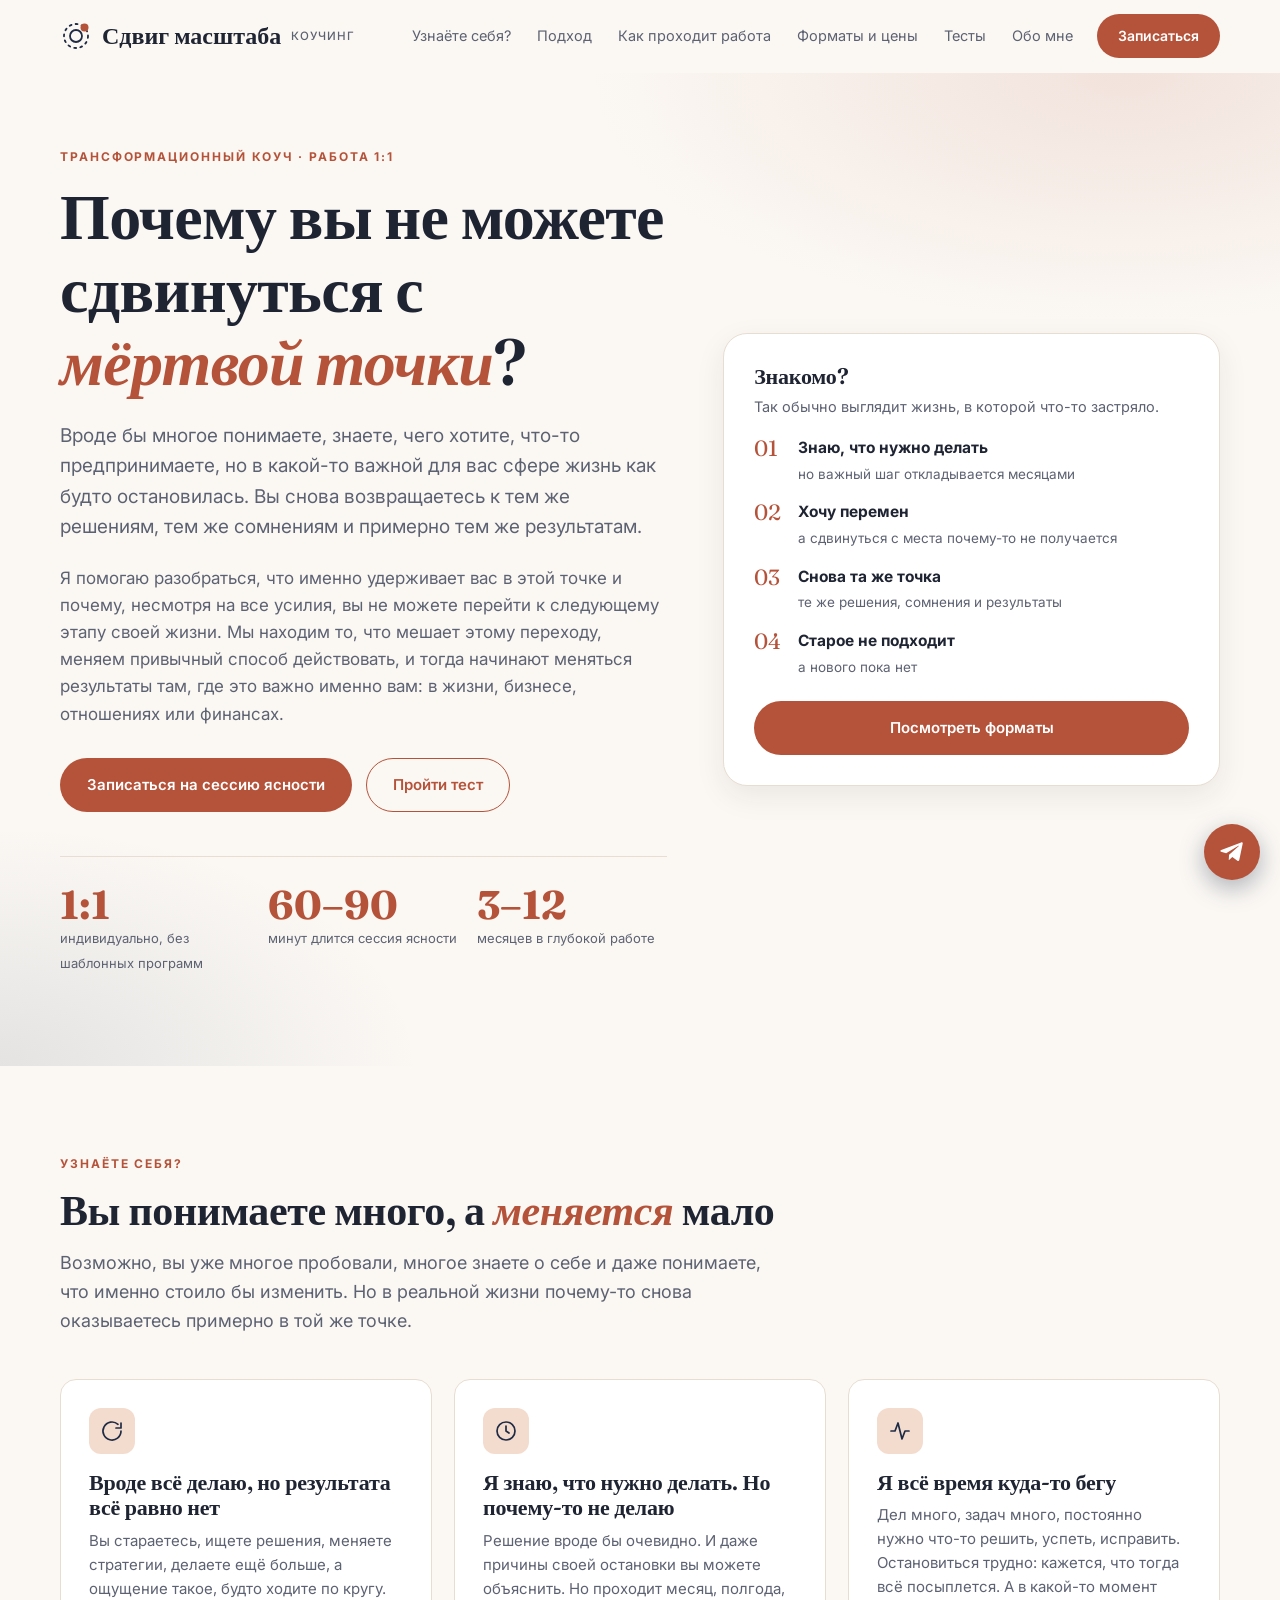
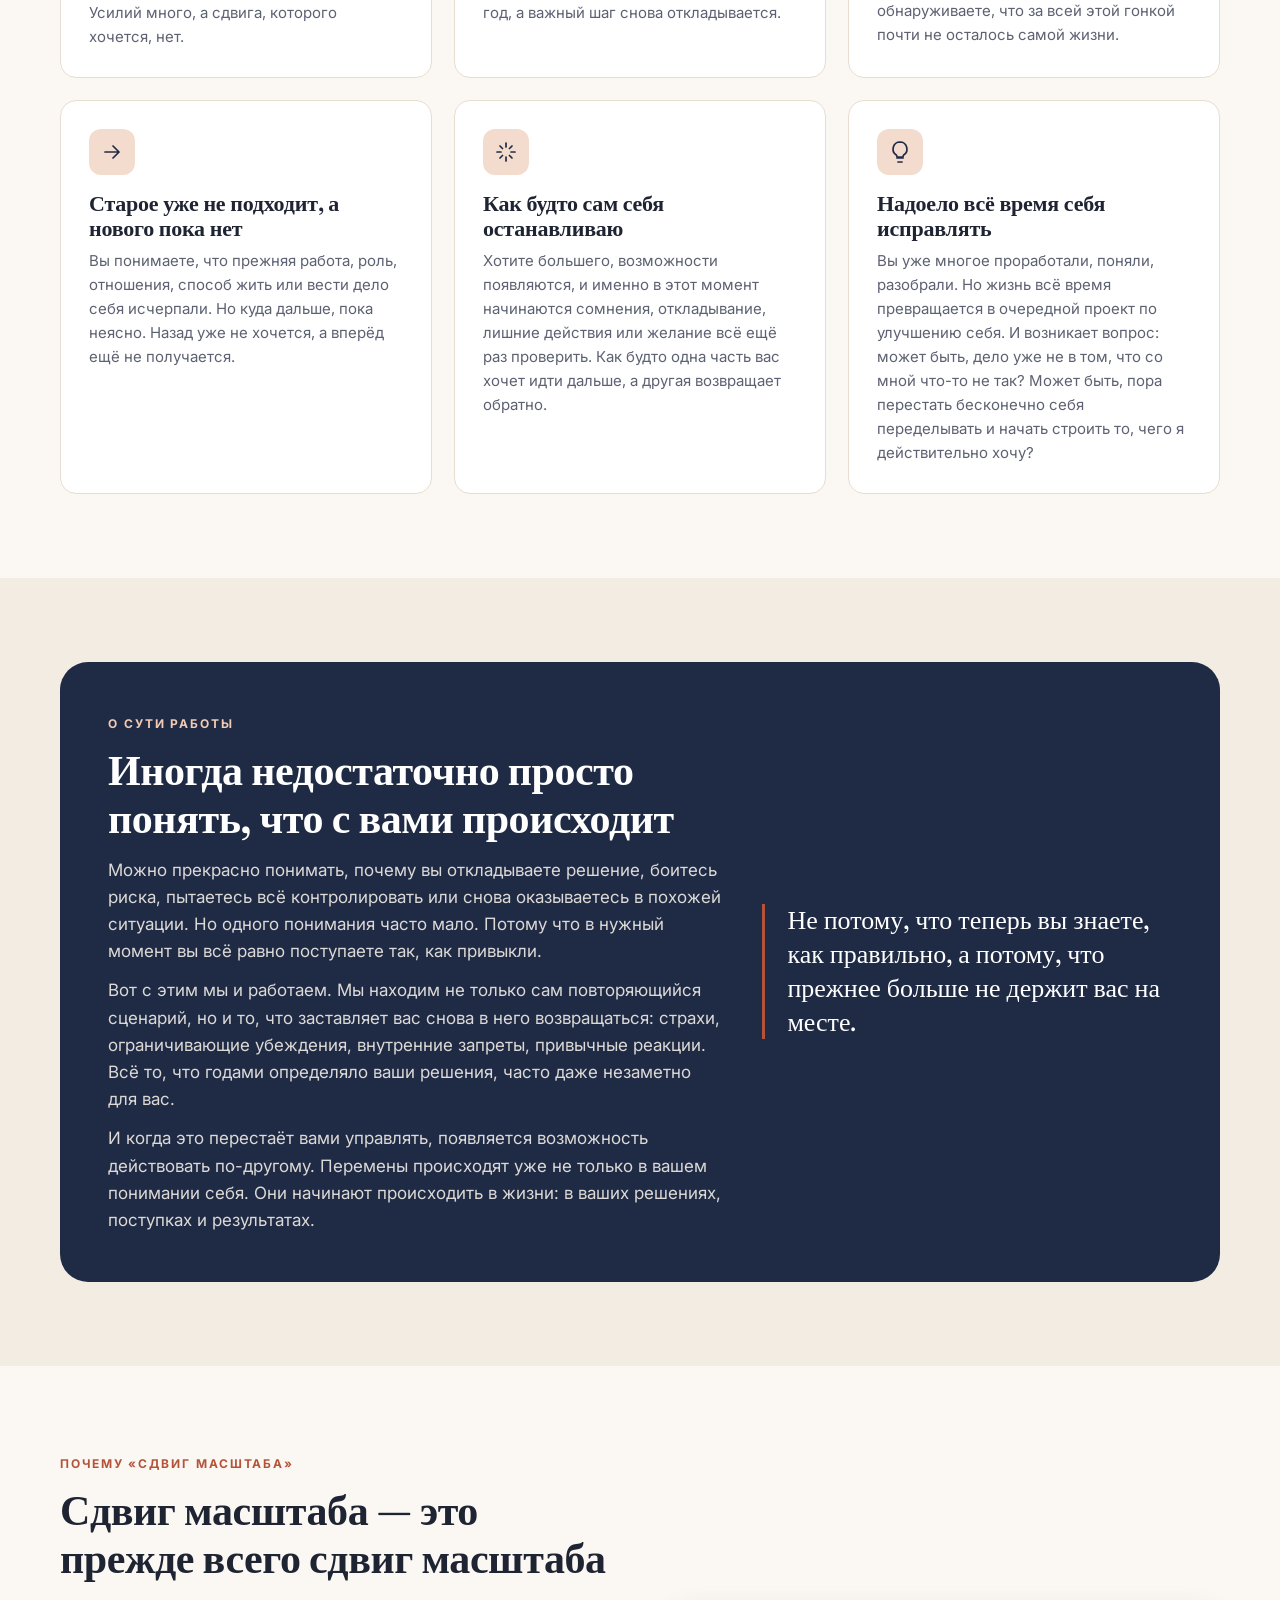
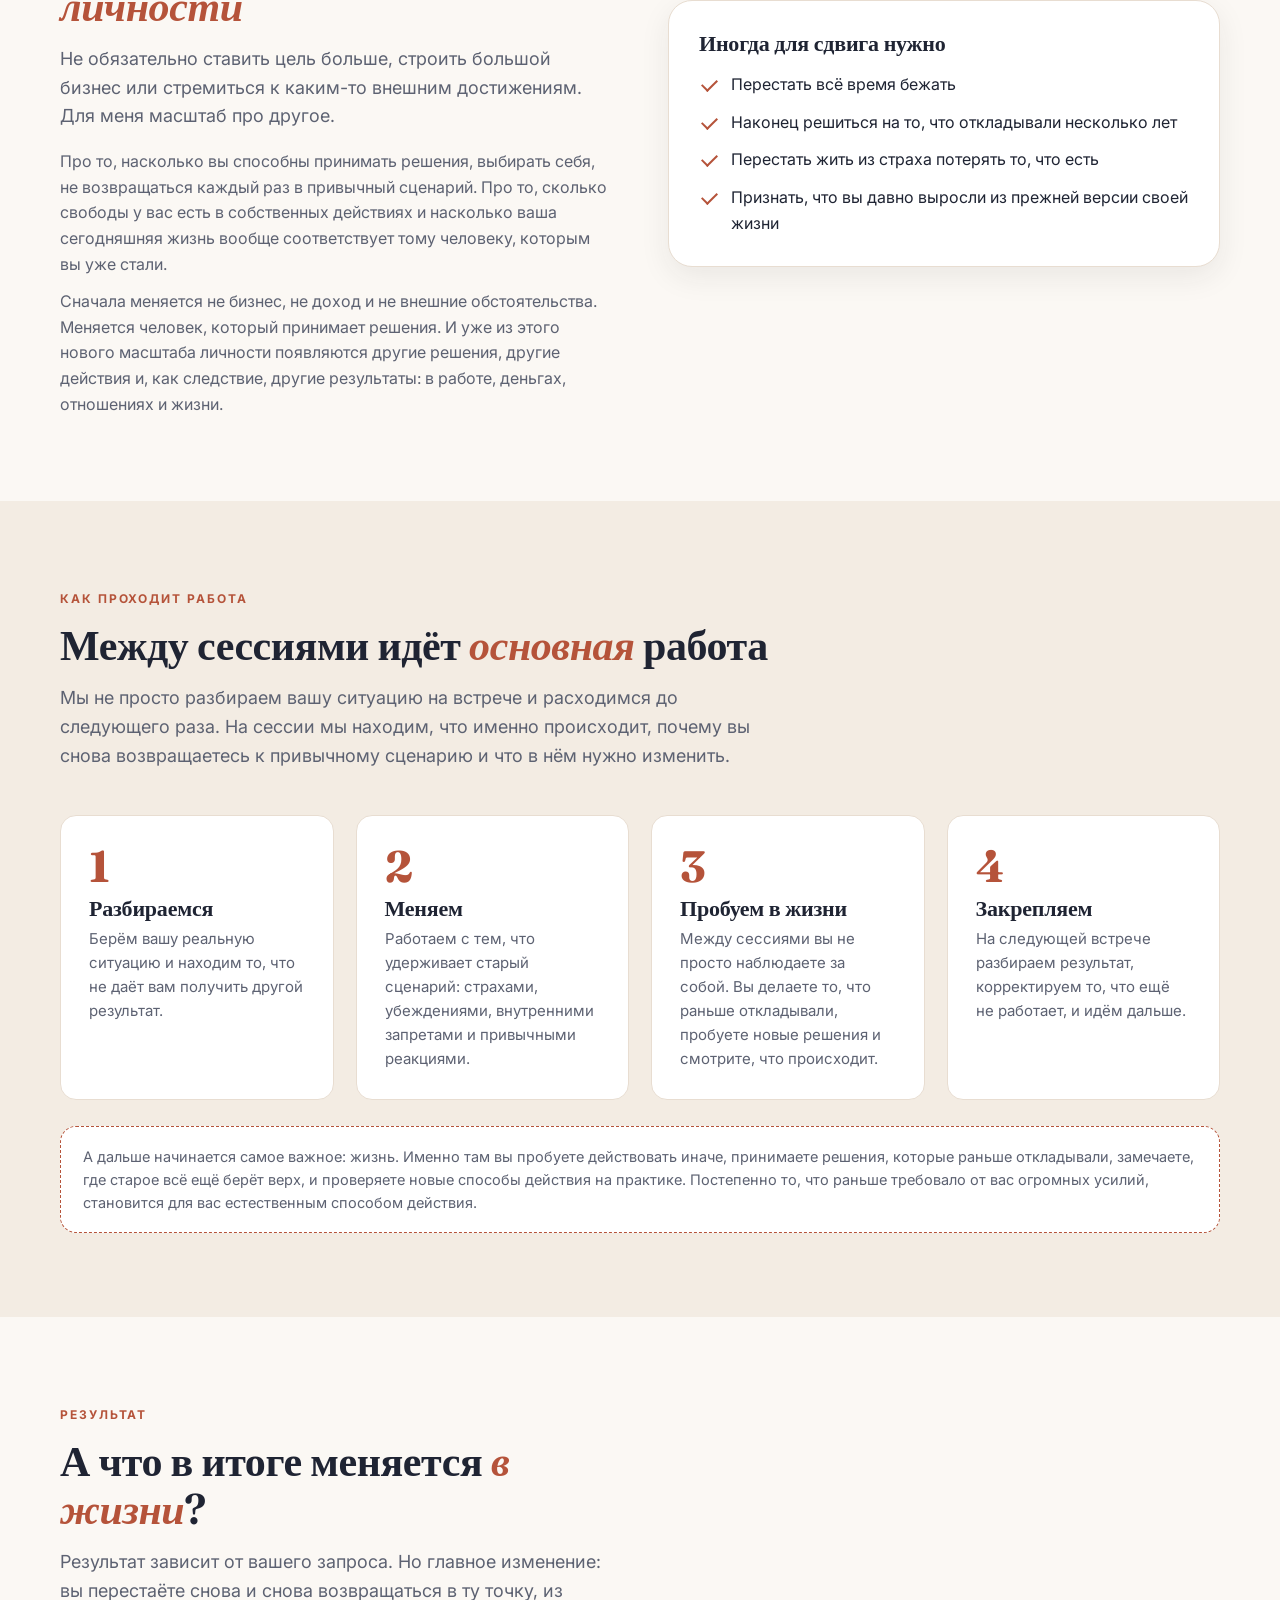
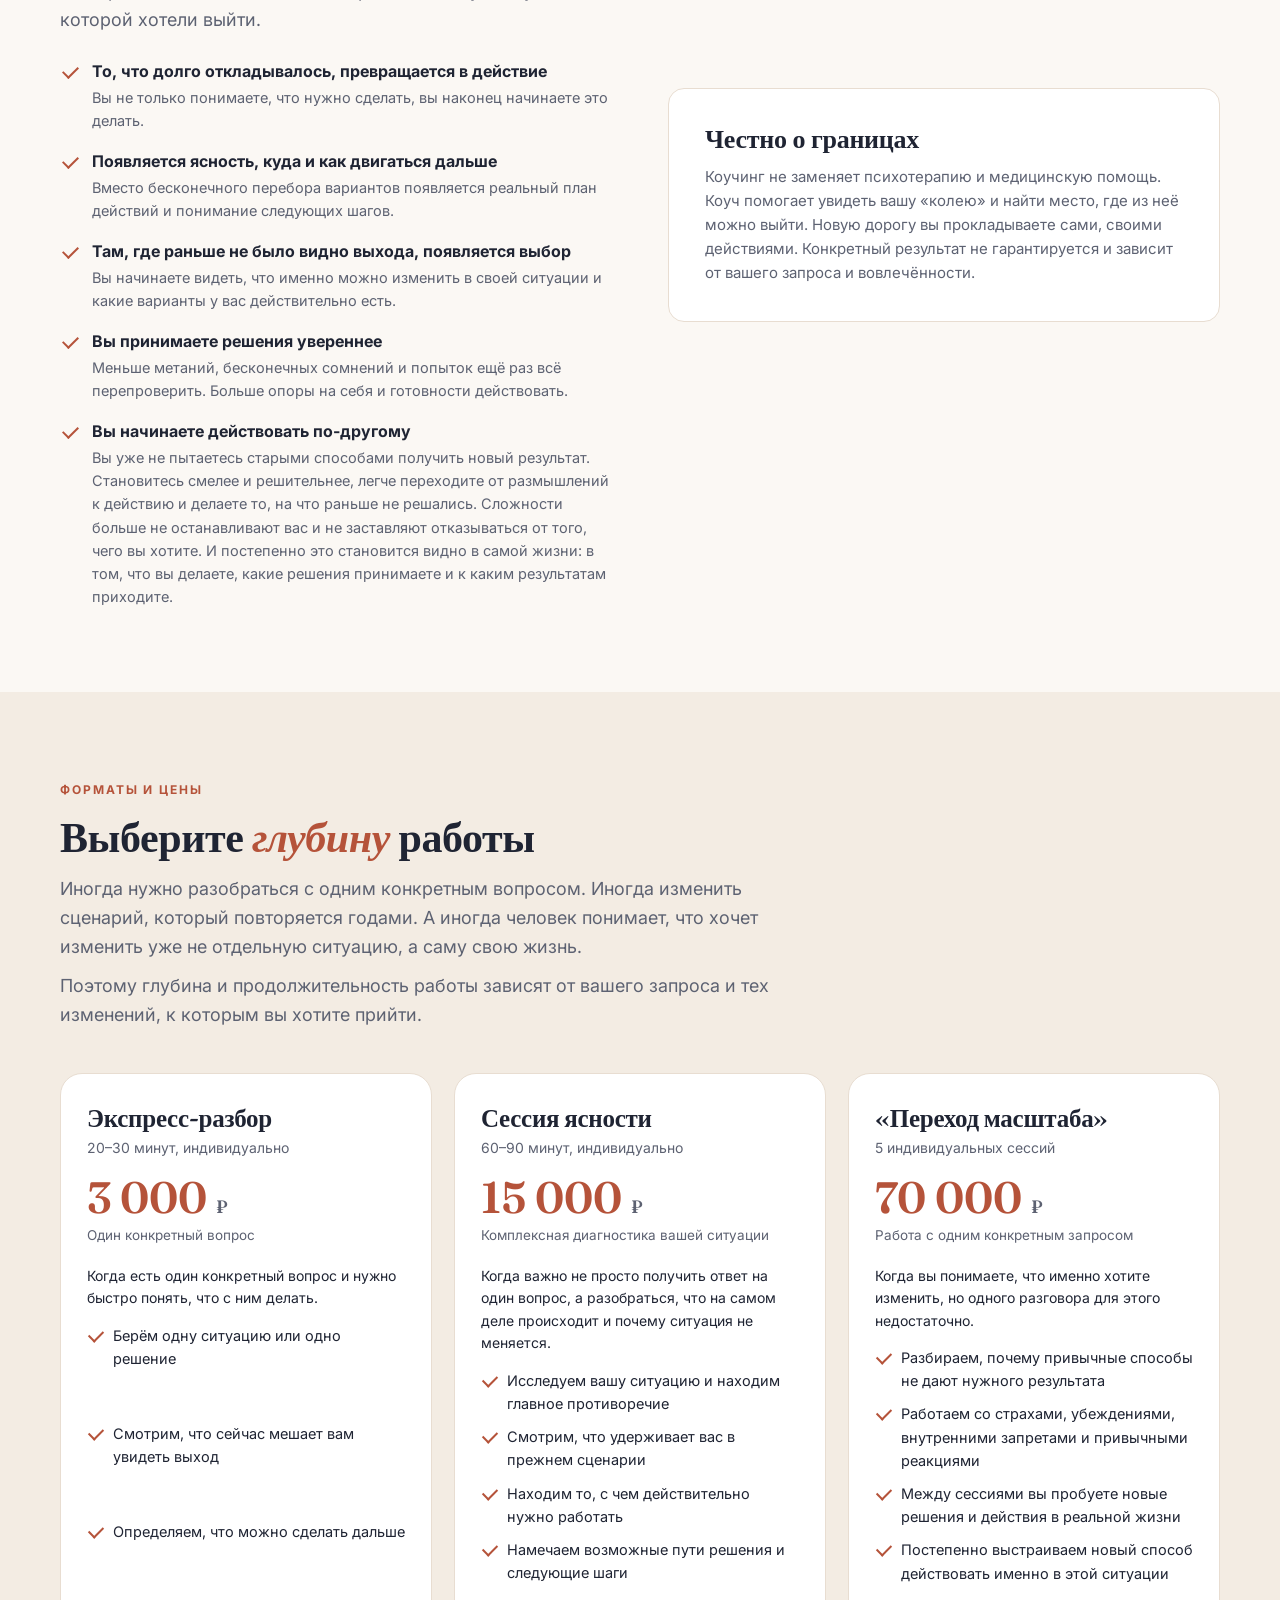
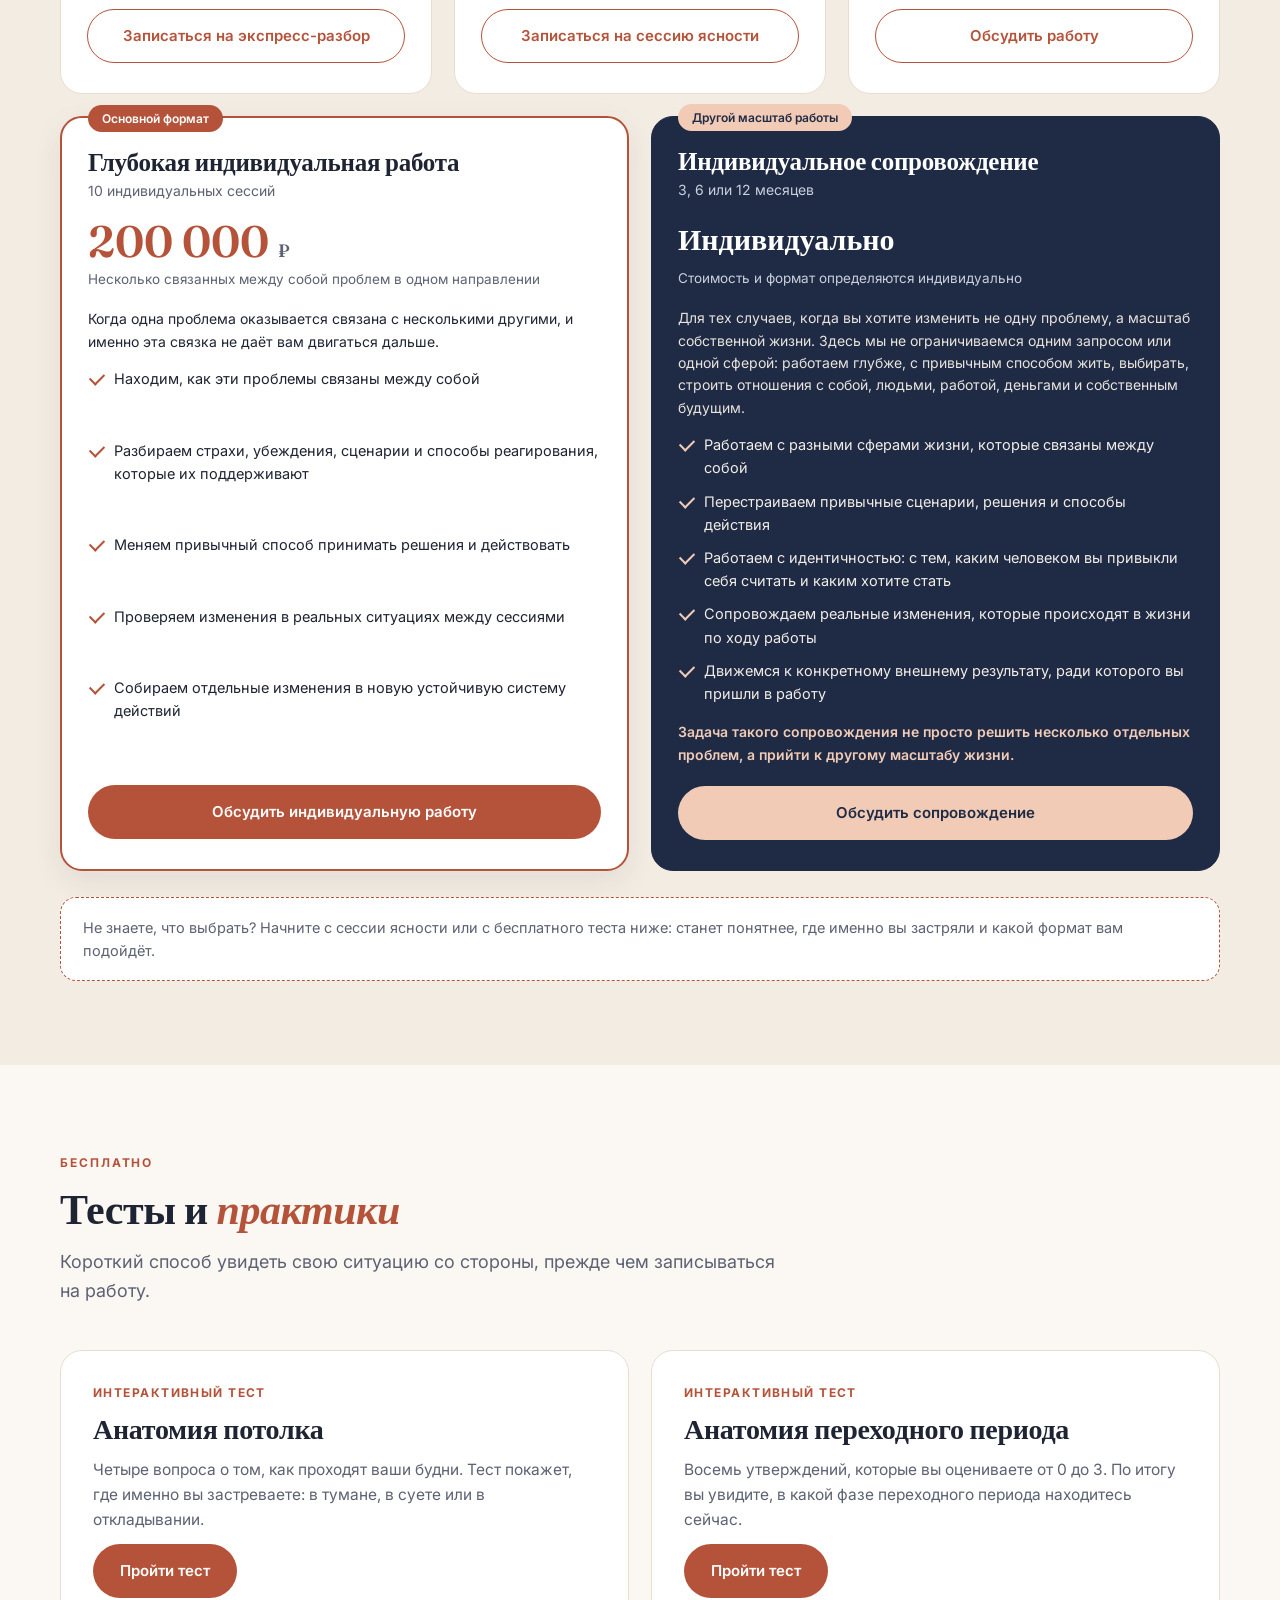
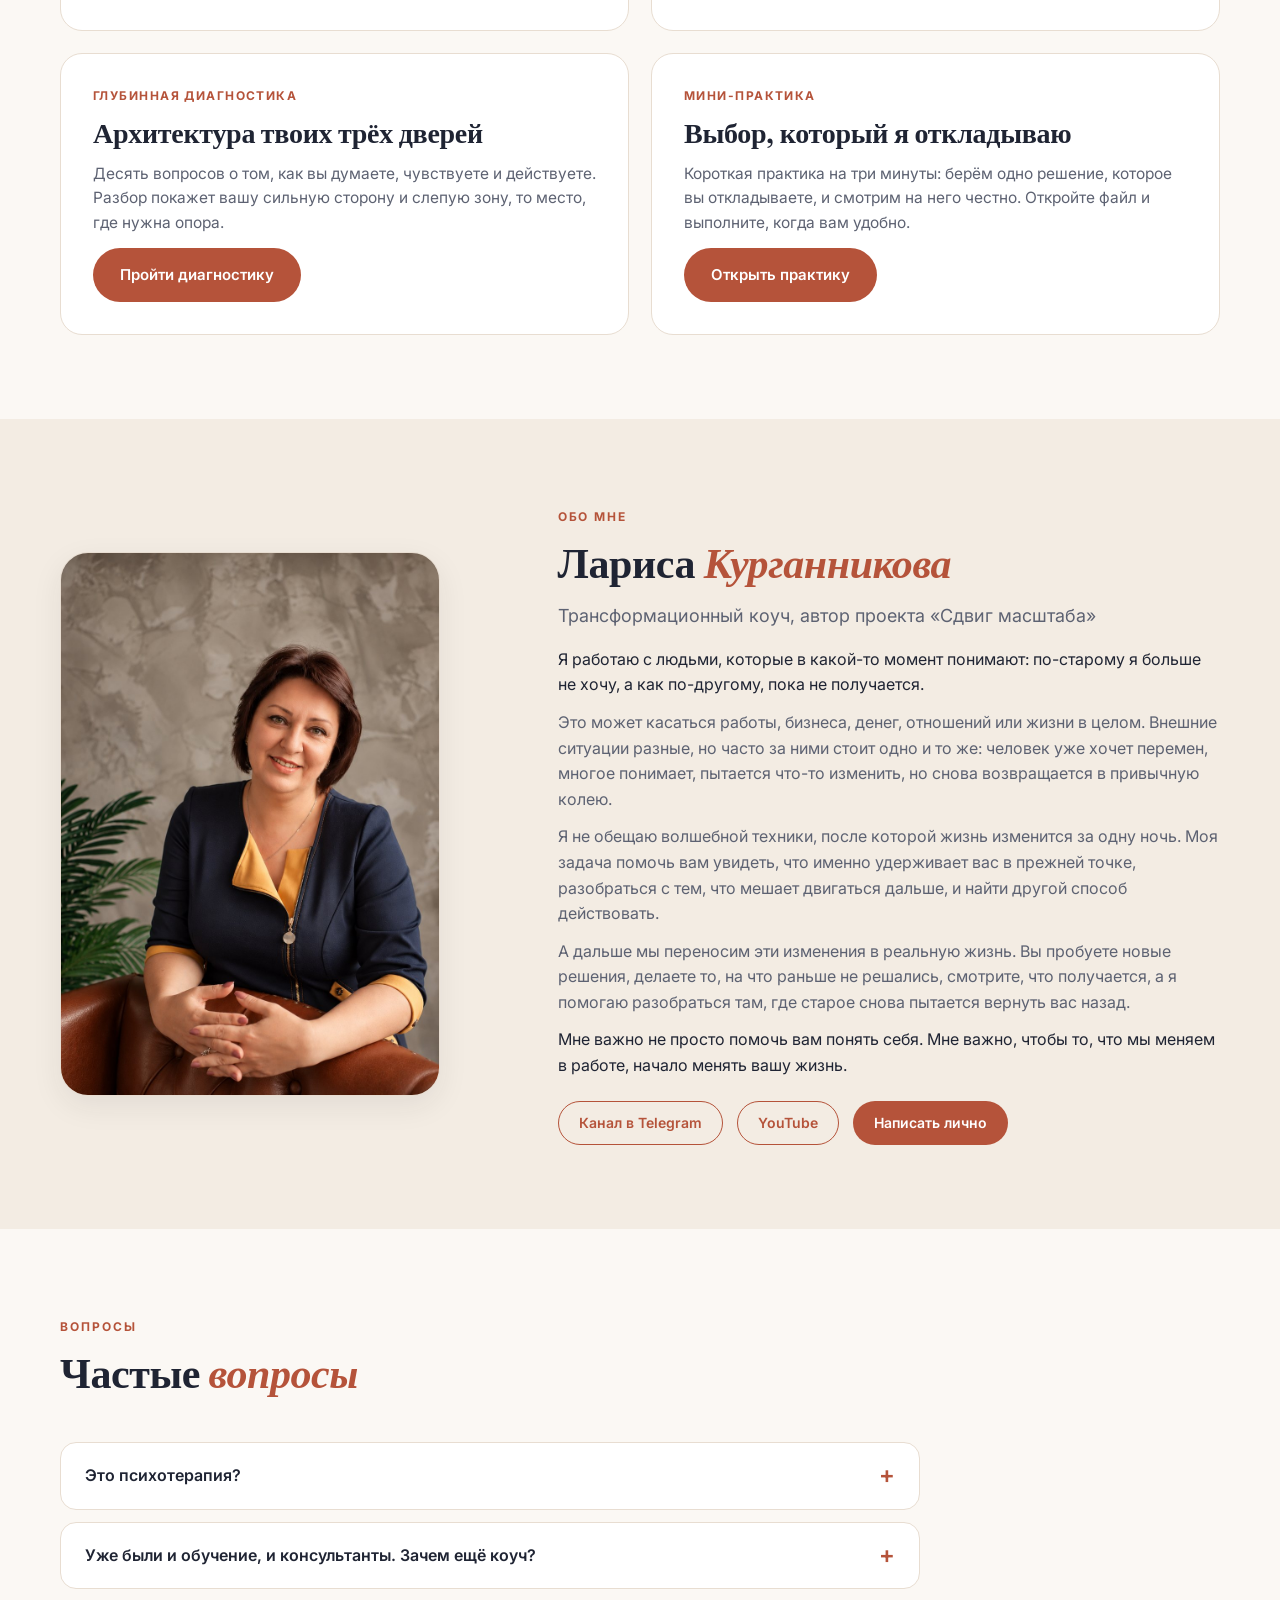
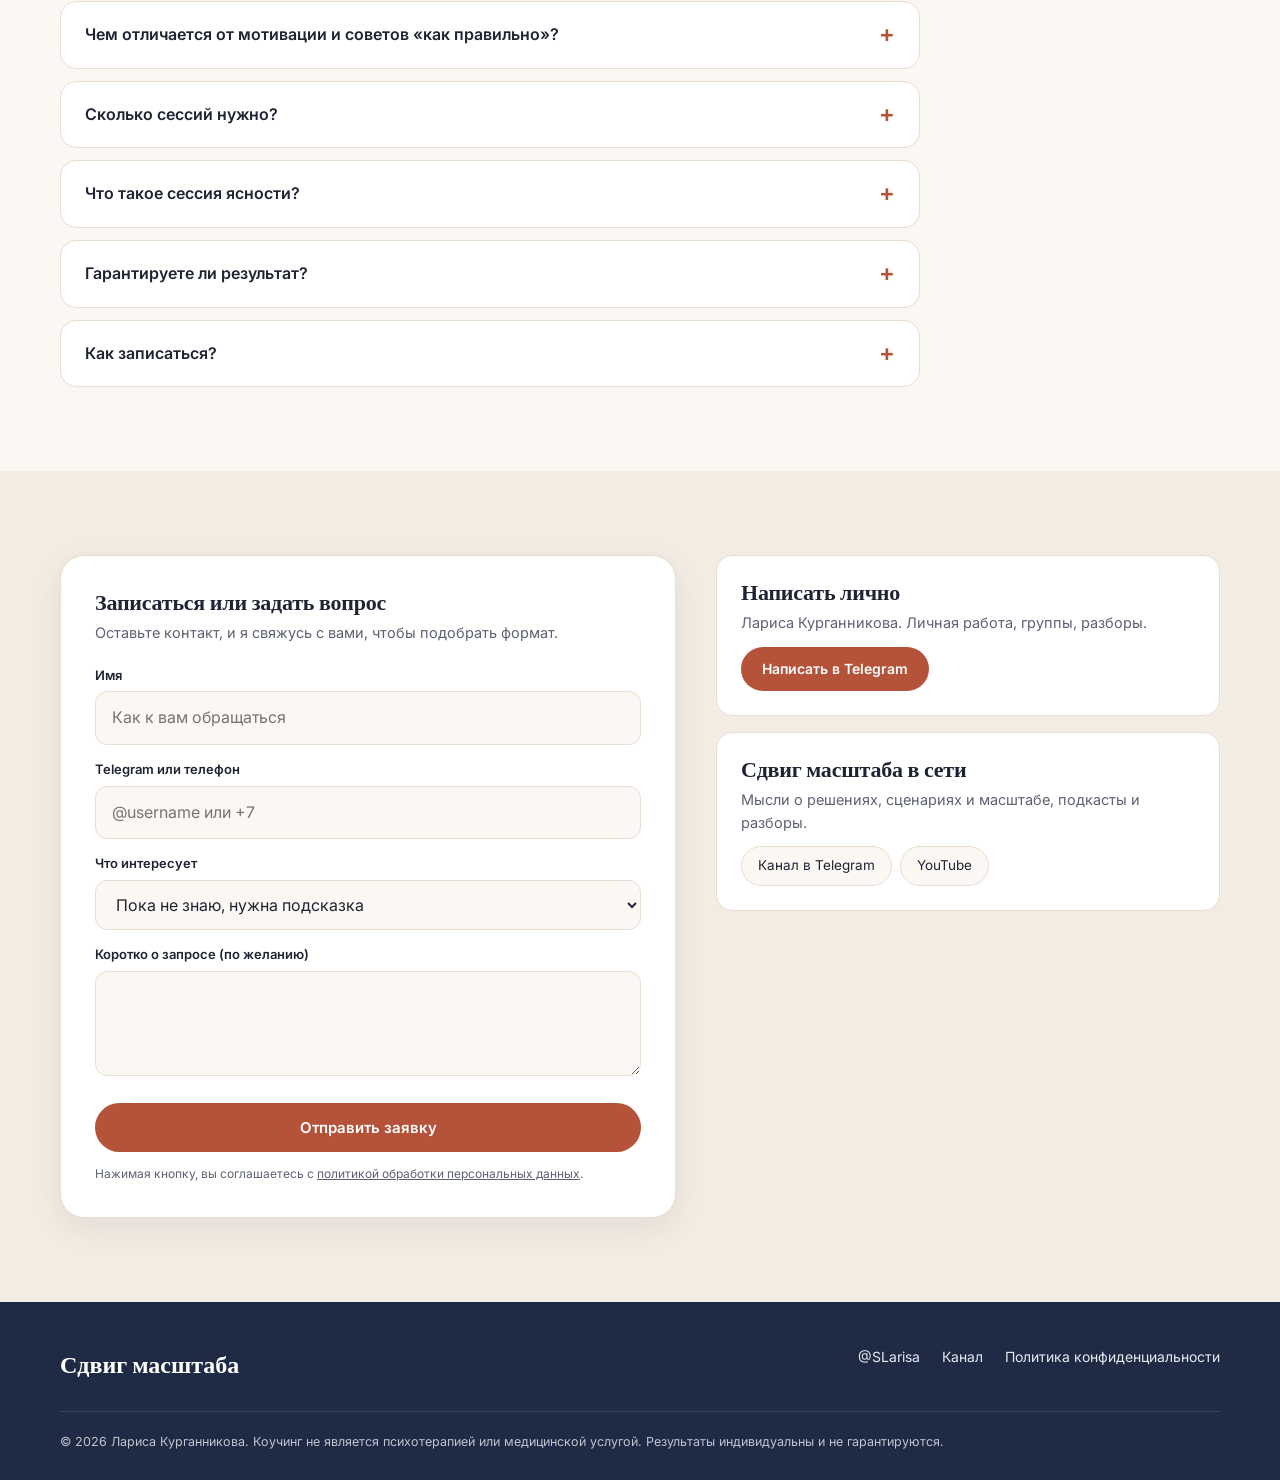
<file: index.html>
<!DOCTYPE html>
<html lang="ru">
<head>
<meta charset="UTF-8">
<meta name="viewport" content="width=device-width, initial-scale=1">
<title>Сдвиг масштаба — коуч Лариса Курганникова: когда не можете сдвинуться с мёртвой точки</title>
<meta name="description" content="Индивидуальная работа с трансформационным коучем Ларисой Курганниковой. Помогаю разобраться, что удерживает вас в прежней точке, и перейти к следующему этапу жизни.">
<meta property="og:title" content="Сдвиг масштаба — коуч Лариса Курганникова">
<meta property="og:description" content="Почему вы не можете сдвинуться с мёртвой точки? Разбираемся, что удерживает вас в прежней точке, и меняем привычный способ действовать.">
<meta property="og:type" content="website">
<link rel="icon" href="data:image/svg+xml,%3Csvg xmlns='http://www.w3.org/2000/svg' viewBox='0 0 32 32'%3E%3Ccircle cx='16' cy='16' r='14' fill='%231f2b45'/%3E%3Ccircle cx='16' cy='16' r='9' fill='none' stroke='%23e9b99f' stroke-width='2'/%3E%3Ccircle cx='21' cy='11' r='4' fill='%23b5533a'/%3E%3C/svg%3E">
<link rel="preconnect" href="https://fonts.googleapis.com">
<link rel="preconnect" href="https://fonts.gstatic.com" crossorigin>
<link href="https://fonts.googleapis.com/css2?family=Fraunces:ital,wght@0,500;0,600;0,700;1,500;1,600&family=Inter:wght@400;500;600;700&display=swap" rel="stylesheet">
<link rel="stylesheet" href="styles.css">
</head>
<body>

<header class="header" id="header">
  <div class="container header__inner">
    <a href="#top" class="logo" aria-label="Сдвиг масштаба">
      <svg viewBox="0 0 32 32" fill="none" stroke-linecap="round"><circle cx="16" cy="16" r="6" stroke="#1f2b45" stroke-width="1.8"/><circle cx="16" cy="16" r="12" stroke="#1f2b45" stroke-width="1.8" stroke-dasharray="2 4.2"/><circle cx="24.5" cy="7.5" r="4" fill="#b5533a" stroke="none"/></svg>
      Сдвиг масштаба <small>коучинг</small>
    </a>
    <nav class="nav" id="nav">
      <a href="#signs">Узнаёте себя?</a>
      <a href="#method">Подход</a>
      <a href="#process">Как проходит работа</a>
      <a href="#formats">Форматы и цены</a>
      <a href="#tests">Тесты</a>
      <a href="#about">Обо мне</a>
    </nav>
    <a href="#contact" class="btn btn--primary btn--sm">Записаться</a>
    <button class="burger" id="burger" aria-label="Меню"><span></span></button>
  </div>
</header>

<main id="top">

<section class="hero">
  <div class="container hero__grid">
    <div>
      <span class="eyebrow">Трансформационный коуч · работа 1:1</span>
      <h1>Почему вы не можете сдвинуться с <em>мёртвой точки</em>?</h1>
      <p class="hero__sub">Вроде бы многое понимаете, знаете, чего хотите, что-то предпринимаете, но в какой-то важной для вас сфере жизнь как будто остановилась. Вы снова возвращаетесь к тем же решениям, тем же сомнениям и примерно тем же результатам.</p>
      <p class="hero__sub hero__sub--2">Я помогаю разобраться, что именно удерживает вас в этой точке и почему, несмотря на все усилия, вы не можете перейти к следующему этапу своей жизни. Мы находим то, что мешает этому переходу, меняем привычный способ действовать, и тогда начинают меняться результаты там, где это важно именно вам: в жизни, бизнесе, отношениях или финансах.</p>
      <div class="hero__cta">
        <a href="#contact" class="btn btn--primary" data-format="Сессия ясности (60–90 мин) — 15 000 ₽">Записаться на сессию ясности</a>
        <a href="#tests" class="btn btn--ghost">Пройти тест</a>
      </div>
      <div class="hero__facts">
        <div class="fact"><b>1:1</b><span>индивидуально, без шаблонных программ</span></div>
        <div class="fact"><b>60–90</b><span>минут длится сессия ясности</span></div>
        <div class="fact"><b>3–12</b><span>месяцев в глубокой работе</span></div>
      </div>
    </div>
    <div class="hero__card">
      <h3>Знакомо?</h3>
      <p class="s">Так обычно выглядит жизнь, в которой что-то застряло.</p>
      <ul class="explore">
        <li><i>01</i><div><b>Знаю, что нужно делать</b><span>но важный шаг откладывается месяцами</span></div></li>
        <li><i>02</i><div><b>Хочу перемен</b><span>а сдвинуться с места почему-то не получается</span></div></li>
        <li><i>03</i><div><b>Снова та же точка</b><span>те же решения, сомнения и результаты</span></div></li>
        <li><i>04</i><div><b>Старое не подходит</b><span>а нового пока нет</span></div></li>
      </ul>
      <a href="#formats" class="btn btn--primary">Посмотреть форматы</a>
    </div>
  </div>
</section>

<section id="signs">
  <div class="container">
    <div class="section-head">
      <span class="eyebrow">Узнаёте себя?</span>
      <h2>Вы понимаете много, а <em>меняется</em> мало</h2>
      <p class="lead">Возможно, вы уже многое пробовали, многое знаете о себе и даже понимаете, что именно стоило бы изменить. Но в реальной жизни почему-то снова оказываетесь примерно в той же точке.</p>
    </div>
    <div class="grid grid--3">
      <div class="adv"><div class="ico"><svg viewBox="0 0 24 24" fill="none" stroke="currentColor" stroke-width="1.7" stroke-linecap="round" stroke-linejoin="round"><path d="M21 12a9 9 0 1 1-3-6.7M21 4v5h-5"/></svg></div><h3>Вроде всё делаю, но результата всё равно нет</h3><p>Вы стараетесь, ищете решения, меняете стратегии, делаете ещё больше, а ощущение такое, будто ходите по кругу. Усилий много, а сдвига, которого хочется, нет.</p></div>
      <div class="adv"><div class="ico"><svg viewBox="0 0 24 24" fill="none" stroke="currentColor" stroke-width="1.7" stroke-linecap="round" stroke-linejoin="round"><circle cx="12" cy="12" r="9"/><path d="M12 7v5l3 2"/></svg></div><h3>Я знаю, что нужно делать. Но почему-то не делаю</h3><p>Решение вроде бы очевидно. И даже причины своей остановки вы можете объяснить. Но проходит месяц, полгода, год, а важный шаг снова откладывается.</p></div>
      <div class="adv"><div class="ico"><svg viewBox="0 0 24 24" fill="none" stroke="currentColor" stroke-width="1.7" stroke-linecap="round" stroke-linejoin="round"><path d="M3 12h4l3-8 4 16 3-8h4"/></svg></div><h3>Я всё время куда-то бегу</h3><p>Дел много, задач много, постоянно нужно что-то решить, успеть, исправить. Остановиться трудно: кажется, что тогда всё посыплется. А в какой-то момент обнаруживаете, что за всей этой гонкой почти не осталось самой жизни.</p></div>
      <div class="adv"><div class="ico"><svg viewBox="0 0 24 24" fill="none" stroke="currentColor" stroke-width="1.7" stroke-linecap="round" stroke-linejoin="round"><path d="M5 12h14M13 6l6 6-6 6"/></svg></div><h3>Старое уже не подходит, а нового пока нет</h3><p>Вы понимаете, что прежняя работа, роль, отношения, способ жить или вести дело себя исчерпали. Но куда дальше, пока неясно. Назад уже не хочется, а вперёд ещё не получается.</p></div>
      <div class="adv"><div class="ico"><svg viewBox="0 0 24 24" fill="none" stroke="currentColor" stroke-width="1.7" stroke-linecap="round" stroke-linejoin="round"><path d="M12 3v4M12 17v4M3 12h4M17 12h4M6 6l2.5 2.5M15.5 15.5L18 18M18 6l-2.5 2.5M8.5 15.5L6 18"/></svg></div><h3>Как будто сам себя останавливаю</h3><p>Хотите большего, возможности появляются, и именно в этот момент начинаются сомнения, откладывание, лишние действия или желание всё ещё раз проверить. Как будто одна часть вас хочет идти дальше, а другая возвращает обратно.</p></div>
      <div class="adv"><div class="ico"><svg viewBox="0 0 24 24" fill="none" stroke="currentColor" stroke-width="1.7" stroke-linecap="round" stroke-linejoin="round"><path d="M9 18h6M10 22h4M12 2a7 7 0 0 0-4 12.7c.6.5 1 1.3 1 2.3h6c0-1 .4-1.8 1-2.3A7 7 0 0 0 12 2z"/></svg></div><h3>Надоело всё время себя исправлять</h3><p>Вы уже многое проработали, поняли, разобрали. Но жизнь всё время превращается в очередной проект по улучшению себя. И возникает вопрос: может быть, дело уже не в том, что со мной что-то не так? Может быть, пора перестать бесконечно себя переделывать и начать строить то, чего я действительно хочу?</p></div>
    </div>
  </div>
</section>

<section class="alt" id="idea">
  <div class="container">
    <div class="idea">
      <div>
        <span class="eyebrow" style="color:var(--sand-l)">О сути работы</span>
        <h2>Иногда недостаточно просто понять, что с вами происходит</h2>
        <p>Можно прекрасно понимать, почему вы откладываете решение, боитесь риска, пытаетесь всё контролировать или снова оказываетесь в похожей ситуации. Но одного понимания часто мало. Потому что в нужный момент вы всё равно поступаете так, как привыкли.</p>
        <p style="margin-top:12px">Вот с этим мы и работаем. Мы находим не только сам повторяющийся сценарий, но и то, что заставляет вас снова в него возвращаться: страхи, ограничивающие убеждения, внутренние запреты, привычные реакции. Всё то, что годами определяло ваши решения, часто даже незаметно для вас.</p>
        <p style="margin-top:12px">И когда это перестаёт вами управлять, появляется возможность действовать по-другому. Перемены происходят уже не только в вашем понимании себя. Они начинают происходить в жизни: в ваших решениях, поступках и результатах.</p>
      </div>
      <div class="idea__q">Не потому, что теперь вы знаете, как правильно, а потому, что прежнее больше не держит вас на месте.</div>
    </div>
  </div>
</section>

<section id="method">
  <div class="container split">
    <div>
      <span class="eyebrow">Почему «Сдвиг масштаба»</span>
      <h2>Сдвиг масштаба — это прежде всего сдвиг масштаба <em>личности</em></h2>
      <p class="lead" style="margin-bottom:18px">Не обязательно ставить цель больше, строить большой бизнес или стремиться к каким-то внешним достижениям. Для меня масштаб про другое.</p>
      <p style="color:var(--muted)">Про то, насколько вы способны принимать решения, выбирать себя, не возвращаться каждый раз в привычный сценарий. Про то, сколько свободы у вас есть в собственных действиях и насколько ваша сегодняшняя жизнь вообще соответствует тому человеку, которым вы уже стали.</p>
      <p style="color:var(--muted);margin-top:12px">Сначала меняется не бизнес, не доход и не внешние обстоятельства. Меняется человек, который принимает решения. И уже из этого нового масштаба личности появляются другие решения, другие действия и, как следствие, другие результаты: в работе, деньгах, отношениях и жизни.</p>
    </div>
    <div class="contrast">
      <h3 style="margin-bottom:16px">Иногда для сдвига нужно</h3>
      <ul class="checks">
        <li>Перестать всё время бежать</li>
        <li>Наконец решиться на то, что откладывали несколько лет</li>
        <li>Перестать жить из страха потерять то, что есть</li>
        <li>Признать, что вы давно выросли из прежней версии своей жизни</li>
      </ul>
    </div>
  </div>
</section>

<section class="alt" id="process">
  <div class="container">
    <div class="section-head">
      <span class="eyebrow">Как проходит работа</span>
      <h2>Между сессиями идёт <em>основная</em> работа</h2>
      <p class="lead">Мы не просто разбираем вашу ситуацию на встрече и расходимся до следующего раза. На сессии мы находим, что именно происходит, почему вы снова возвращаетесь к привычному сценарию и что в нём нужно изменить.</p>
    </div>
    <div class="grid grid--4">
      <div class="step"><b>1</b><h3>Разбираемся</h3><p>Берём вашу реальную ситуацию и находим то, что не даёт вам получить другой результат.</p></div>
      <div class="step"><b>2</b><h3>Меняем</h3><p>Работаем с тем, что удерживает старый сценарий: страхами, убеждениями, внутренними запретами и привычными реакциями.</p></div>
      <div class="step"><b>3</b><h3>Пробуем в жизни</h3><p>Между сессиями вы не просто наблюдаете за собой. Вы делаете то, что раньше откладывали, пробуете новые решения и смотрите, что происходит.</p></div>
      <div class="step"><b>4</b><h3>Закрепляем</h3><p>На следующей встрече разбираем результат, корректируем то, что ещё не работает, и идём дальше.</p></div>
    </div>
    <div class="note">А дальше начинается самое важное: жизнь. Именно там вы пробуете действовать иначе, принимаете решения, которые раньше откладывали, замечаете, где старое всё ещё берёт верх, и проверяете новые способы действия на практике. Постепенно то, что раньше требовало от вас огромных усилий, становится для вас естественным способом действия.</div>
  </div>
</section>

<section id="result">
  <div class="container split">
    <div>
      <span class="eyebrow">Результат</span>
      <h2>А что в итоге меняется <em>в жизни</em>?</h2>
      <p class="lead" style="margin-bottom:24px">Результат зависит от вашего запроса. Но главное изменение: вы перестаёте снова и снова возвращаться в ту точку, из которой хотели выйти.</p>
      <ul class="checks checks--rich">
        <li><b>То, что долго откладывалось, превращается в действие</b><span>Вы не только понимаете, что нужно сделать, вы наконец начинаете это делать.</span></li>
        <li><b>Появляется ясность, куда и как двигаться дальше</b><span>Вместо бесконечного перебора вариантов появляется реальный план действий и понимание следующих шагов.</span></li>
        <li><b>Там, где раньше не было видно выхода, появляется выбор</b><span>Вы начинаете видеть, что именно можно изменить в своей ситуации и какие варианты у вас действительно есть.</span></li>
        <li><b>Вы принимаете решения увереннее</b><span>Меньше метаний, бесконечных сомнений и попыток ещё раз всё перепроверить. Больше опоры на себя и готовности действовать.</span></li>
        <li><b>Вы начинаете действовать по-другому</b><span>Вы уже не пытаетесь старыми способами получить новый результат. Становитесь смелее и решительнее, легче переходите от размышлений к действию и делаете то, на что раньше не решались. Сложности больше не останавливают вас и не заставляют отказываться от того, чего вы хотите. И постепенно это становится видно в самой жизни: в том, что вы делаете, какие решения принимаете и к каким результатам приходите.</span></li>
      </ul>
    </div>
    <div class="adv" style="padding:36px">
      <h3 style="font-size:26px;margin-bottom:10px">Честно о границах</h3>
      <p>Коучинг не заменяет психотерапию и медицинскую помощь. Коуч помогает увидеть вашу «колею» и найти место, где из неё можно выйти. Новую дорогу вы прокладываете сами, своими действиями. Конкретный результат не гарантируется и зависит от вашего запроса и вовлечённости.</p>
    </div>
  </div>
</section>

<section id="formats" class="alt">
  <div class="container">
    <div class="section-head">
      <span class="eyebrow">Форматы и цены</span>
      <h2>Выберите <em>глубину</em> работы</h2>
      <p class="lead">Иногда нужно разобраться с одним конкретным вопросом. Иногда изменить сценарий, который повторяется годами. А иногда человек понимает, что хочет изменить уже не отдельную ситуацию, а саму свою жизнь.</p>
      <p class="lead" style="margin-top:10px">Поэтому глубина и продолжительность работы зависят от вашего запроса и тех изменений, к которым вы хотите прийти.</p>
    </div>
    <div class="tariffs">
      <div class="tariff">
        <h3>Экспресс-разбор</h3>
        <div class="sub">20–30 минут, индивидуально</div>
        <div class="price">3 000 <small>₽</small></div>
        <div class="then">Один конкретный вопрос</div>
        <p class="tariff__why">Когда есть один конкретный вопрос и нужно быстро понять, что с ним делать.</p>
        <ul><li>Берём одну ситуацию или одно решение</li><li>Смотрим, что сейчас мешает вам увидеть выход</li><li>Определяем, что можно сделать дальше</li></ul>
        <a href="#contact" class="btn btn--ghost" data-format="Экспресс-разбор (20–30 мин) — 3 000 ₽">Записаться на экспресс-разбор</a>
      </div>
      <div class="tariff">
        <h3>Сессия ясности</h3>
        <div class="sub">60–90 минут, индивидуально</div>
        <div class="price">15 000 <small>₽</small></div>
        <div class="then">Комплексная диагностика вашей ситуации</div>
        <p class="tariff__why">Когда важно не просто получить ответ на один вопрос, а разобраться, что на самом деле происходит и почему ситуация не меняется.</p>
        <ul><li>Исследуем вашу ситуацию и находим главное противоречие</li><li>Смотрим, что удерживает вас в прежнем сценарии</li><li>Находим то, с чем действительно нужно работать</li><li>Намечаем возможные пути решения и следующие шаги</li></ul>
        <a href="#contact" class="btn btn--ghost" data-format="Сессия ясности (60–90 мин) — 15 000 ₽">Записаться на сессию ясности</a>
      </div>
      <div class="tariff">
        <h3>«Переход масштаба»</h3>
        <div class="sub">5 индивидуальных сессий</div>
        <div class="price">70 000 <small>₽</small></div>
        <div class="then">Работа с одним конкретным запросом</div>
        <p class="tariff__why">Когда вы понимаете, что именно хотите изменить, но одного разговора для этого недостаточно.</p>
        <ul><li>Разбираем, почему привычные способы не дают нужного результата</li><li>Работаем со страхами, убеждениями, внутренними запретами и привычными реакциями</li><li>Между сессиями вы пробуете новые решения и действия в реальной жизни</li><li>Постепенно выстраиваем новый способ действовать именно в этой ситуации</li></ul>
        <a href="#contact" class="btn btn--ghost" data-format="«Переход масштаба» — 5 сессий, 70 000 ₽">Обсудить работу</a>
      </div>
    </div>
    <div class="tariffs tariffs--row2">
      <div class="tariff tariff--main"><span class="tariff__badge">Основной формат</span>
        <h3>Глубокая индивидуальная работа</h3>
        <div class="sub">10 индивидуальных сессий</div>
        <div class="price">200 000 <small>₽</small></div>
        <div class="then">Несколько связанных между собой проблем в одном направлении</div>
        <p class="tariff__why">Когда одна проблема оказывается связана с несколькими другими, и именно эта связка не даёт вам двигаться дальше.</p>
        <ul><li>Находим, как эти проблемы связаны между собой</li><li>Разбираем страхи, убеждения, сценарии и способы реагирования, которые их поддерживают</li><li>Меняем привычный способ принимать решения и действовать</li><li>Проверяем изменения в реальных ситуациях между сессиями</li><li>Собираем отдельные изменения в новую устойчивую систему действий</li></ul>
        <a href="#contact" class="btn btn--primary" data-format="Глубокая индивидуальная работа — 10 сессий, 200 000 ₽">Обсудить индивидуальную работу</a>
      </div>
      <div class="tariff tariff--premium"><span class="tariff__badge tariff__badge--dark">Другой масштаб работы</span>
        <h3>Индивидуальное сопровождение</h3>
        <div class="sub">3, 6 или 12 месяцев</div>
        <div class="price price--txt">Индивидуально</div>
        <div class="then">Стоимость и формат определяются индивидуально</div>
        <p class="tariff__why">Для тех случаев, когда вы хотите изменить не одну проблему, а масштаб собственной жизни. Здесь мы не ограничиваемся одним запросом или одной сферой: работаем глубже, с привычным способом жить, выбирать, строить отношения с собой, людьми, работой, деньгами и собственным будущим.</p>
        <ul><li>Работаем с разными сферами жизни, которые связаны между собой</li><li>Перестраиваем привычные сценарии, решения и способы действия</li><li>Работаем с идентичностью: с тем, каким человеком вы привыкли себя считать и каким хотите стать</li><li>Сопровождаем реальные изменения, которые происходят в жизни по ходу работы</li><li>Движемся к конкретному внешнему результату, ради которого вы пришли в работу</li></ul><p class="tariff__goal">Задача такого сопровождения не просто решить несколько отдельных проблем, а прийти к другому масштабу жизни.</p>
        <a href="#contact" class="btn btn--primary" data-format="Индивидуальное сопровождение (3, 6 или 12 месяцев)">Обсудить сопровождение</a>
      </div>
    </div>
    <div class="note">Не знаете, что выбрать? Начните с сессии ясности или с бесплатного теста ниже: станет понятнее, где именно вы застряли и какой формат вам подойдёт.</div>
  </div>
</section>

<section id="tests">
  <div class="container">
    <div class="section-head">
      <span class="eyebrow">Бесплатно</span>
      <h2>Тесты и <em>практики</em></h2>
      <p class="lead">Короткий способ увидеть свою ситуацию со стороны, прежде чем записываться на работу.</p>
    </div>
    <div class="grid grid--2">
      <div class="test">
        <span class="test__tag">Интерактивный тест</span>
        <h3>Анатомия потолка</h3>
        <p>Четыре вопроса о том, как проходят ваши будни. Тест покажет, где именно вы застреваете: в тумане, в суете или в откладывании.</p>
        <a href="https://thunderous-kulfi-008711.netlify.app/" class="btn btn--primary" target="_blank" rel="noopener" id="test-ceiling">Пройти тест</a>
      </div>
      <div class="test">
        <span class="test__tag">Интерактивный тест</span>
        <h3>Анатомия переходного периода</h3>
        <p>Восемь утверждений, которые вы оцениваете от 0 до 3. По итогу вы увидите, в какой фазе переходного периода находитесь сейчас.</p>
        <a href="https://animated-melomakarona-82f9eb.netlify.app/" class="btn btn--primary" target="_blank" rel="noopener" id="test-transition">Пройти тест</a>
      </div>
      <div class="test">
        <span class="test__tag">Глубинная диагностика</span>
        <h3>Архитектура твоих трёх дверей</h3>
        <p>Десять вопросов о том, как вы думаете, чувствуете и действуете. Разбор покажет вашу сильную сторону и слепую зону, то место, где нужна опора.</p>
        <a href="https://stirring-semolina-85673a.netlify.app/" class="btn btn--primary" target="_blank" rel="noopener" id="test-doors">Пройти диагностику</a>
      </div>
      <div class="test">
        <span class="test__tag">Мини-практика</span>
        <h3>Выбор, который я откладываю</h3>
        <p>Короткая практика на три минуты: берём одно решение, которое вы откладываете, и смотрим на него честно. Откройте файл и выполните, когда вам удобно.</p>
        <a href="https://drive.google.com/file/d/1WMzljZF8o72vNYF3VB-Uowa03tw_LWMF/view?usp=sharing" class="btn btn--primary" target="_blank" rel="noopener" id="practice-choice">Открыть практику</a>
      </div>
    </div>
  </div>
</section>

<section id="about" class="alt">
  <div class="container about">
    <div class="about__photo"><img src="img/larisa.jpg" alt="Лариса Курганникова, трансформационный коуч" width="900" height="1290"></div>
    <div>
      <span class="eyebrow">Обо мне</span>
      <h2>Лариса <em>Курганникова</em></h2>
      <p class="lead">Трансформационный коуч, автор проекта «Сдвиг масштаба»</p>
      <p style="margin-top:16px">Я работаю с людьми, которые в какой-то момент понимают: по-старому я больше не хочу, а как по-другому, пока не получается.</p>
      <p style="color:var(--muted);margin-top:12px">Это может касаться работы, бизнеса, денег, отношений или жизни в целом. Внешние ситуации разные, но часто за ними стоит одно и то же: человек уже хочет перемен, многое понимает, пытается что-то изменить, но снова возвращается в привычную колею.</p>
      <p style="color:var(--muted);margin-top:12px">Я не обещаю волшебной техники, после которой жизнь изменится за одну ночь. Моя задача помочь вам увидеть, что именно удерживает вас в прежней точке, разобраться с тем, что мешает двигаться дальше, и найти другой способ действовать.</p>
      <p style="color:var(--muted);margin-top:12px">А дальше мы переносим эти изменения в реальную жизнь. Вы пробуете новые решения, делаете то, на что раньше не решались, смотрите, что получается, а я помогаю разобраться там, где старое снова пытается вернуть вас назад.</p>
      <p style="margin-top:12px">Мне важно не просто помочь вам понять себя. Мне важно, чтобы то, что мы меняем в работе, начало менять вашу жизнь.</p>
      <div class="hero__cta" style="margin-top:22px">
        <a href="https://t.me/vyunikalny" class="btn btn--ghost btn--sm" target="_blank" rel="noopener">Канал в Telegram</a>
        <a href="https://www.youtube.com/channel/UCT1xz9s1wB6v07om4X-yplw" class="btn btn--ghost btn--sm" target="_blank" rel="noopener">YouTube</a>
        <a href="#contact" class="btn btn--primary btn--sm">Написать лично</a>
      </div>
    </div>
  </div>
</section>

<section id="faq">
  <div class="container">
    <div class="section-head">
      <span class="eyebrow">Вопросы</span>
      <h2>Частые <em>вопросы</em></h2>
    </div>
    <div class="faq">
      <details class="faq__item"><summary>Это психотерапия?</summary><p>Нет. Это коучинг: работа с решениями, действиями и внутренними установками, которые влияют на профессиональный и финансовый результат. Он не заменяет психотерапию и медицинскую помощь.</p></details>
      <details class="faq__item"><summary>Уже были и обучение, и консультанты. Зачем ещё коуч?</summary><p>Обычно такие обращения возникают именно после обучения и консультаций: знаний хватает, а разрыв с результатом остаётся. Я не добавляю информации, а работаю с механизмом, из которого вы принимаете решения и действуете.</p></details>
      <details class="faq__item"><summary>Чем отличается от мотивации и советов «как правильно»?</summary><p>Мотивация даёт временный подъём, универсальные советы не учитывают вашу ситуацию. Здесь работа строится вокруг вашего реального запроса и вашего механизма. Цель в изменении внутренней модели, из которой вы действуете.</p></details>
      <details class="faq__item"><summary>Сколько сессий нужно?</summary><p>Зависит от запроса. Для точечной темы часто подходят 5 сессий, для перехода на новый уровень чаще нужны 10, для масштабных изменений бывают программы на 3, 6 или 12 месяцев. Начать можно с одной сессии ясности.</p></details>
      <details class="faq__item"><summary>Что такое сессия ясности?</summary><p>Это индивидуальная сессия на 60–90 минут. Мы исследуем вашу ситуацию и находим ключевое противоречие. После неё вы понимаете, что удерживает результат на прежнем уровне и нужна ли более длительная работа.</p></details>
      <details class="faq__item"><summary>Гарантируете ли результат?</summary><p>Нет, и никто не может честно это сделать. Результат зависит от запроса и от того, насколько вы вовлечены: между сессиями вы наблюдаете за собой, пробуете новое и выполняете практики.</p></details>
      <details class="faq__item"><summary>Как записаться?</summary><p>Оставьте заявку в форме ниже или напишите в Telegram @SLarisa. Подскажем формат и согласуем время.</p></details>
    </div>
  </div>
</section>

<section id="contact" class="alt">
  <div class="container contact__grid">
    <form class="form" id="leadForm" novalidate>
      <h3>Записаться или задать вопрос</h3>
      <p class="s">Оставьте контакт, и я свяжусь с вами, чтобы подобрать формат.</p>
      <div class="field"><label for="f-name">Имя</label><input id="f-name" name="name" type="text" placeholder="Как к вам обращаться" required></div>
      <div class="field"><label for="f-contact">Telegram или телефон</label><input id="f-contact" name="contact" type="text" placeholder="@username или +7" required></div>
      <div class="field"><label for="f-format">Что интересует</label>
        <select id="f-format" name="format">
          <option>Пока не знаю, нужна подсказка</option>
          <option>Экспресс-разбор (20–30 мин) — 3 000 ₽</option>
          <option>Сессия ясности (60–90 мин) — 15 000 ₽</option>
          <option>«Переход масштаба» — 5 сессий, 70 000 ₽</option>
          <option>Глубокая индивидуальная работа — 10 сессий, 200 000 ₽</option>
          <option>Индивидуальное сопровождение (3, 6 или 12 месяцев)</option>
        </select>
      </div>
      <div class="field"><label for="f-msg">Коротко о запросе (по желанию)</label><textarea id="f-msg" name="comment" rows="3"></textarea></div>
      <input type="text" name="_gotcha" style="display:none" tabindex="-1" autocomplete="off">
      <button type="submit" class="btn btn--primary">Отправить заявку</button>
      <small>Нажимая кнопку, вы соглашаетесь с <a href="privacy.html">политикой обработки персональных данных</a>.</small>
    </form>
    <div>
      <div class="contact-card">
        <h3>Написать лично</h3>
        <p>Лариса Курганникова. Личная работа, группы, разборы.</p>
        <a href="https://t.me/SLarisa" class="btn btn--primary btn--sm" target="_blank" rel="noopener">Написать в Telegram</a>
      </div>
      <div class="contact-card">
        <h3>Сдвиг масштаба в сети</h3>
        <p>Мысли о решениях, сценариях и масштабе, подкасты и разборы.</p>
        <div class="socials">
          <a href="https://t.me/vyunikalny" target="_blank" rel="noopener">Канал в Telegram</a>
          <a href="https://www.youtube.com/channel/UCT1xz9s1wB6v07om4X-yplw" target="_blank" rel="noopener">YouTube</a>
        </div>
      </div>
    </div>
  </div>
</section>

</main>

<footer class="footer">
  <div class="container">
    <div class="footer__top">
      <a href="#top" class="logo">Сдвиг масштаба</a>
      <div class="footer__links">
        <a href="https://t.me/SLarisa" target="_blank" rel="noopener">@SLarisa</a>
        <a href="https://t.me/vyunikalny" target="_blank" rel="noopener">Канал</a>
        <a href="privacy.html">Политика конфиденциальности</a>
      </div>
    </div>
    <div class="footer__bot">&copy; <span id="year">2026</span> Лариса Курганникова. Коучинг не является психотерапией или медицинской услугой. Результаты индивидуальны и не гарантируются.</div>
  </div>
</footer>

<a href="https://t.me/SLarisa" class="fab" target="_blank" rel="noopener" aria-label="Написать в Telegram">
  <svg viewBox="0 0 24 24" fill="currentColor"><path d="M21.9 4.2 18.7 19.3c-.2 1-.9 1.3-1.7.8l-4.7-3.5-2.3 2.2c-.3.3-.5.5-1 .5l.3-4.8 8.8-7.9c.4-.3-.1-.5-.6-.2L6.6 13.2 1.9 11.7c-1-.3-1-1 .2-1.5L20.4 3.2c.9-.3 1.6.2 1.5 1z"/></svg>
</a>

<script src="script.js"></script>
</body>
</html>
</file>
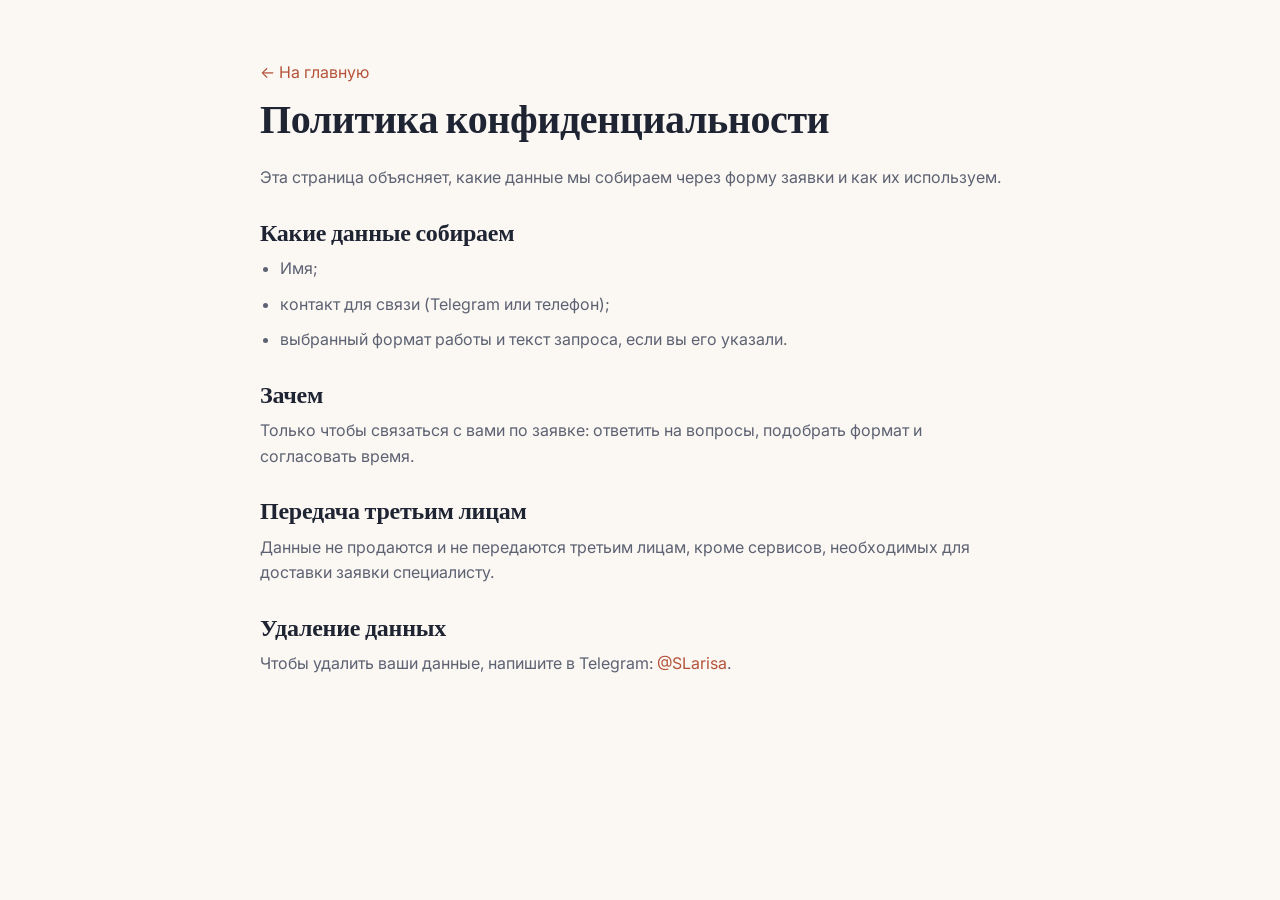
<file: privacy.html>
<!DOCTYPE html>
<html lang="ru"><head><meta charset="UTF-8"><meta name="viewport" content="width=device-width, initial-scale=1">
<title>Политика конфиденциальности — Сдвиг масштаба</title>
<link href="https://fonts.googleapis.com/css2?family=Fraunces:wght@600&family=Inter:wght@400;600&display=swap" rel="stylesheet">
<link rel="stylesheet" href="styles.css"></head>
<body><div class="container doc">
<p><a href="index.html" style="color:var(--acc)">&larr; На главную</a></p>
<h1>Политика конфиденциальности</h1>
<p>Эта страница объясняет, какие данные мы собираем через форму заявки и как их используем.</p>
<h2>Какие данные собираем</h2>
<ul><li>Имя;</li><li>контакт для связи (Telegram или телефон);</li><li>выбранный формат работы и текст запроса, если вы его указали.</li></ul>
<h2>Зачем</h2>
<p>Только чтобы связаться с вами по заявке: ответить на вопросы, подобрать формат и согласовать время.</p>
<h2>Передача третьим лицам</h2>
<p>Данные не продаются и не передаются третьим лицам, кроме сервисов, необходимых для доставки заявки специалисту.</p>
<h2>Удаление данных</h2>
<p>Чтобы удалить ваши данные, напишите в Telegram: <a href="https://t.me/SLarisa" style="color:var(--acc)">@SLarisa</a>.</p>
</div></body></html>
</file>
<file: styles.css>
:root{
  --bg:#fbf8f4;--bg2:#f3ece3;--card:#ffffff;--ink:#1f2433;--muted:#5d6272;
  --acc:#b5533a;--acc-d:#1f2b45;--sun:#b5533a;--sun-l:#f3dccd;--sand-l:#f1cbb6;--line:#e8ddd1;
  --r:16px;--sh:0 10px 30px rgba(32,38,43,.08);
  --ff-h:'Fraunces',Georgia,serif;--ff-b:'Inter',system-ui,sans-serif;
}
*{box-sizing:border-box;margin:0;padding:0}
html{scroll-behavior:smooth}
body{font-family:var(--ff-b);background:var(--bg);color:var(--ink);line-height:1.6;font-size:16px;-webkit-font-smoothing:antialiased}
img,svg{max-width:100%;display:block}
a{color:inherit;text-decoration:none}
.container{width:min(1160px,100% - 40px);margin-inline:auto}
h1,h2,h3{font-family:var(--ff-h);font-weight:600;line-height:1.14;letter-spacing:-.01em}
h1{font-size:clamp(36px,5.4vw,64px)}
h2{font-size:clamp(28px,3.8vw,42px);margin-bottom:14px}
h3{font-size:22px}
em{font-style:italic;color:var(--acc)}
.btn--primary:hover{background:#97402a}
section{padding:84px 0}
.eyebrow{display:inline-block;font-size:12px;letter-spacing:.16em;text-transform:uppercase;color:var(--sun);font-weight:700;margin-bottom:14px}
.lead{color:var(--muted);font-size:18px;max-width:720px}
.section-head{margin-bottom:44px}
.alt{background:var(--bg2)}

.btn{display:inline-flex;align-items:center;justify-content:center;gap:8px;padding:14px 26px;border-radius:999px;font-weight:600;font-size:15px;border:1.5px solid transparent;cursor:pointer;transition:.2s;font-family:inherit;white-space:nowrap}
.btn--primary{background:var(--acc);color:#fff}
.btn--primary:hover{background:var(--acc-d);transform:translateY(-1px)}
.btn--ghost{border-color:var(--acc);color:var(--acc);background:transparent}
.btn--ghost:hover{background:var(--acc);color:#fff}
.btn--sm{padding:10px 20px;font-size:14px}

.header{position:sticky;top:0;z-index:50;background:rgba(251,248,244,.92);backdrop-filter:blur(10px);border-bottom:1px solid transparent;transition:.2s}
.header.scrolled{border-color:var(--line)}
.header__inner{display:flex;align-items:center;gap:24px;min-width:0;height:72px}
.logo{display:flex;align-items:center;gap:10px;flex-shrink:0;font-family:var(--ff-h);font-size:24px;font-weight:600}
.logo svg{width:32px;height:32px}
.logo small{font-family:var(--ff-b);font-size:11.5px;color:var(--muted);letter-spacing:.08em;text-transform:uppercase;font-weight:500}
.nav{display:flex;gap:26px;margin-left:auto}
.nav a{font-size:14.5px;color:var(--muted);white-space:nowrap;transition:.2s}
.nav a:hover{color:var(--acc)}
.burger{display:none;width:42px;height:42px;border:0;background:none;cursor:pointer;margin-left:auto;position:relative}
.burger span,.burger::before,.burger::after{content:"";position:absolute;left:9px;right:9px;height:2px;background:var(--ink);transition:.2s}
.burger::before{top:14px}.burger span{top:20px}.burger::after{top:26px}
.burger.is-open::before{transform:translateY(6px) rotate(45deg)}
.burger.is-open span{opacity:0}
.burger.is-open::after{transform:translateY(-6px) rotate(-45deg)}

.hero{padding:70px 0 90px;background:
  radial-gradient(900px 420px at 88% 0%,rgba(181,83,58,.13),transparent 60%),
  radial-gradient(700px 400px at 0% 100%,rgba(31,43,69,.10),transparent 60%)}
.hero__grid{display:grid;grid-template-columns:1.1fr .9fr;gap:56px;align-items:center}
.hero__sub{font-size:19px;color:var(--muted);margin:22px 0 30px;max-width:600px}
.hero__cta{display:flex;gap:14px;flex-wrap:wrap}
.hero__facts{display:grid;grid-template-columns:repeat(3,1fr);gap:18px;margin-top:44px;padding-top:28px;border-top:1px solid var(--line)}
.fact b{display:block;font-family:var(--ff-h);font-size:40px;color:var(--acc);line-height:1}
.fact span{font-size:13px;color:var(--muted)}
.hero__card{background:var(--card);border:1px solid var(--line);border-radius:24px;padding:30px;box-shadow:var(--sh);position:relative}
.hero__card h3{margin-bottom:6px}
.hero__card p.s{color:var(--muted);font-size:14.5px;margin-bottom:18px}
.meter{display:grid;gap:14px}
.meter__row{display:grid;gap:6px}
.meter__lbl{display:flex;justify-content:space-between;font-size:13.5px;font-weight:600}
.meter__lbl span{color:var(--muted);font-weight:500}
.bar{height:10px;border-radius:999px;background:var(--bg2);overflow:hidden}
.bar i{display:block;height:100%;border-radius:999px;background:linear-gradient(90deg,var(--sun),var(--acc))}
.hero__card .btn{width:100%;margin-top:22px}

.grid{display:grid;gap:22px}
.grid--2{grid-template-columns:repeat(2,1fr)}
.grid--3{grid-template-columns:repeat(3,1fr)}
.grid--4{grid-template-columns:repeat(4,1fr)}
.adv{background:var(--card);border:1px solid var(--line);border-radius:var(--r);padding:28px}
.adv .ico{width:46px;height:46px;border-radius:12px;background:var(--sun-l);display:grid;place-items:center;margin-bottom:16px;color:var(--acc-d)}
.adv .ico svg{width:24px;height:24px}
.adv h3{margin-bottom:8px}
.adv p{color:var(--muted);font-size:15px}

.idea{background:var(--acc-d);color:#f1ece6;border-radius:28px;padding:48px;display:grid;grid-template-columns:1.2fr .8fr;gap:40px;align-items:center}
.idea h2{color:#fff}
.idea h2 em{color:var(--sand-l)}
.idea p{opacity:.9;font-size:17px}
.idea__q{font-family:var(--ff-h);font-size:26px;line-height:1.3;border-left:3px solid var(--sun);padding-left:22px;color:#fff}

.pillars{display:grid;grid-template-columns:repeat(3,1fr);gap:22px}
.pillar{background:var(--card);border:1px solid var(--line);border-radius:22px;padding:30px}
.pillar b{font-family:var(--ff-h);font-size:44px;color:var(--sun);line-height:1;display:block;margin-bottom:6px}
.pillar h3{margin-bottom:6px}
.pillar p{color:var(--muted);font-size:15px}
.pillar .by{font-size:13px;color:var(--acc);font-weight:600;margin-top:10px}
.tw{margin-top:26px;padding:20px 24px;background:var(--card);border:1px dashed var(--sun);border-radius:var(--r);color:var(--muted);font-size:15.5px}
.tw b{color:var(--ink)}

.step{background:var(--card);border:1px solid var(--line);border-radius:var(--r);padding:28px}
.step b{font-family:var(--ff-h);font-size:44px;color:var(--sun);line-height:1;display:block;margin-bottom:8px}
.step h3{margin-bottom:6px}
.step p{font-size:15px;color:var(--muted)}

.checks{list-style:none;display:grid;gap:12px}
.checks li{padding-left:32px;position:relative;font-size:16px}
.checks li::before{content:"";position:absolute;left:3px;top:7px;width:13px;height:7px;border-left:2px solid var(--acc);border-bottom:2px solid var(--acc);transform:rotate(-45deg)}
.split{display:grid;grid-template-columns:1fr 1fr;gap:56px;align-items:center}

.tariffs{display:grid;grid-template-columns:repeat(3,1fr);gap:22px;align-items:stretch}
.tariff{background:var(--card);border:1px solid var(--line);border-radius:22px;padding:30px 26px;display:flex;flex-direction:column;position:relative}
.tariff--main{border:2px solid var(--acc);box-shadow:var(--sh)}
.tariff__badge{position:absolute;top:-13px;left:26px;background:var(--acc);color:#fff;font-size:12px;font-weight:600;padding:4px 14px;border-radius:999px}
.tariff h3{font-size:25px}
.tariff .sub{color:var(--muted);font-size:14px;margin:4px 0 16px}
.tariff .price{font-family:var(--ff-h);font-size:44px;color:var(--acc);font-weight:600;line-height:1}
.tariff .price small{font-size:18px;color:var(--muted)}
.tariff .then{font-size:13.5px;color:var(--muted);margin:6px 0 18px;min-height:20px}
.tariff ul{list-style:none;display:grid;gap:10px;margin-bottom:24px;font-size:14.5px;flex:1}
.tariff li{padding-left:26px;position:relative}
.tariff li::before{content:"";position:absolute;left:2px;top:6px;width:12px;height:7px;border-left:2px solid var(--acc);border-bottom:2px solid var(--acc);transform:rotate(-45deg)}
.tariff .btn{width:100%}
.tariffs--row2{margin-top:22px;grid-template-columns:repeat(2,1fr)}
.note{margin-top:26px;padding:18px 22px;background:var(--card);border:1px dashed var(--sun);border-radius:var(--r);font-size:14.5px;color:var(--muted)}

.about{display:grid;grid-template-columns:.8fr 1.2fr;gap:56px;align-items:center}
.about__photo{border-radius:28px;overflow:hidden;border:1px solid var(--line);box-shadow:var(--sh);max-width:340px;background:var(--bg2)}
.about__photo img{width:100%;height:auto;aspect-ratio:1;object-fit:cover}
.about__emb{aspect-ratio:1;border-radius:28px;background:radial-gradient(circle at 30% 25%,var(--sun-l),transparent 55%),linear-gradient(145deg,#e7f0ee,#f6ead7);border:1px solid var(--line);display:grid;place-items:center}
.about__emb svg{width:62%}
.stats{display:grid;grid-template-columns:repeat(3,1fr);gap:16px;margin:26px 0}
.stats div{background:var(--card);border:1px solid var(--line);border-radius:var(--r);padding:16px 18px}
.stats b{display:block;font-family:var(--ff-h);font-size:32px;color:var(--acc);line-height:1.1}
.stats span{font-size:13px;color:var(--muted)}

.faq{max-width:860px;display:grid;gap:12px}
.faq__item{background:var(--card);border:1px solid var(--line);border-radius:var(--r);padding:0 24px}
.faq__item summary{cursor:pointer;padding:20px 0;font-weight:600;list-style:none;display:flex;justify-content:space-between;gap:16px}
.faq__item summary::-webkit-details-marker{display:none}
.faq__item summary::after{content:"+";font-size:24px;color:var(--sun);line-height:1}
.faq__item[open] summary::after{content:"\2212"}
.faq__item p{padding-bottom:20px;color:var(--muted);font-size:15px}

.contact__grid{display:grid;grid-template-columns:1.1fr .9fr;gap:40px;align-items:start}
.form{background:var(--card);border:1px solid var(--line);border-radius:24px;padding:34px;box-shadow:var(--sh)}
.form h3{margin-bottom:6px}
.form p.s{color:var(--muted);font-size:14.5px;margin-bottom:20px}
.field{margin-bottom:14px}
.field label{display:block;font-size:13px;font-weight:600;margin-bottom:6px}
.field input,.field select,.field textarea{width:100%;padding:13px 16px;border:1.5px solid var(--line);border-radius:12px;font:inherit;background:var(--bg);color:var(--ink)}
.field input:focus,.field select:focus,.field textarea:focus{outline:none;border-color:var(--acc)}
.form .btn{width:100%;margin-top:6px}
.form small{display:block;margin-top:12px;font-size:12px;color:var(--muted)}
.form small a{text-decoration:underline}
.contact-card{background:var(--card);border:1px solid var(--line);border-radius:var(--r);padding:24px;margin-bottom:16px}
.contact-card h3{margin-bottom:6px}
.contact-card p{color:var(--muted);font-size:14.5px;margin-bottom:12px}
.socials{display:flex;flex-wrap:wrap;gap:8px}
.socials a{padding:8px 16px;border:1px solid var(--line);border-radius:999px;font-size:13.5px;transition:.2s;background:var(--bg)}
.socials a:hover{border-color:var(--acc);color:var(--acc)}

.footer{background:var(--acc-d);color:#e6e9f0;padding:44px 0 28px}
.footer__top{display:flex;justify-content:space-between;gap:30px;flex-wrap:wrap;margin-bottom:26px}
.footer .logo{color:#fff}
.footer a:hover{color:#fff}
.footer__links{display:flex;gap:22px;flex-wrap:wrap;font-size:14px}
.footer__bot{border-top:1px solid rgba(255,255,255,.15);padding-top:20px;font-size:12.5px;opacity:.8;line-height:1.6}
.fab{position:fixed;right:20px;bottom:20px;z-index:40;width:56px;height:56px;border-radius:50%;background:var(--acc);color:#fff;display:grid;place-items:center;box-shadow:0 8px 24px rgba(31,43,69,.35);transition:.2s}
.fab:hover{transform:scale(1.07)}
.fab svg{width:26px;height:26px}

.reveal{opacity:0;transform:translateY(18px);transition:opacity .6s,transform .6s}
.reveal.is-visible{opacity:1;transform:none}

.doc{max-width:760px;padding:60px 0 90px}
.doc h1{font-size:40px;margin-bottom:24px}
.doc h2{font-size:24px;margin:28px 0 10px}
.doc p,.doc li{color:var(--muted);margin-bottom:10px}
.doc ul{padding-left:20px}


.explore{list-style:none;display:grid;gap:14px}
.explore li{display:flex;gap:14px;align-items:flex-start}
.explore i{font-style:normal;font-family:var(--ff-h);font-size:22px;color:var(--sun);line-height:1.1;min-width:30px}
.explore b{display:block;font-size:15.5px}
.explore span{font-size:13.5px;color:var(--muted)}
.contrast{background:var(--card);border:1px solid var(--line);border-radius:24px;padding:30px;box-shadow:var(--sh)}
.contrast__row{padding:18px 20px;border-radius:14px;background:var(--bg2)}
.contrast__row span{display:block;font-size:12px;letter-spacing:.14em;text-transform:uppercase;color:var(--muted);font-weight:600;margin-bottom:4px}
.contrast__row b{font-family:var(--ff-h);font-size:21px;font-weight:600;line-height:1.25}
.contrast__row--b{background:var(--acc-d);color:#fff}
.contrast__row--b span{color:var(--sand-l)}
.contrast__gap{margin:12px auto;width:max-content;max-width:100%;padding:6px 16px;border:1.5px dashed var(--sun);border-radius:999px;color:var(--sun);font-size:13px;font-weight:600}
.contrast__note{margin-top:16px;font-size:14px;color:var(--muted);text-align:center}
.test{background:var(--card);border:1px solid var(--line);border-radius:22px;padding:32px;display:flex;flex-direction:column;align-items:flex-start;gap:12px}
.test__tag{font-size:12px;font-weight:700;letter-spacing:.12em;text-transform:uppercase;color:var(--sun)}
.test h3{font-size:28px}
.test p{color:var(--muted);font-size:15.5px;flex:1}
.tariff .price--txt{font-size:30px;padding:7px 0}
.tariff .price small{margin-right:4px}
.tariff .price small:last-child{margin-right:0}
@media (max-width:1180px){.nav{gap:18px}.nav a{font-size:13.5px}}
@media (max-width:1100px){
  .nav{display:none;position:absolute;top:72px;left:0;right:0;background:var(--bg);flex-direction:column;gap:0;padding:8px 20px 20px;border-bottom:1px solid var(--line)}
  .nav.is-open{display:flex}
  .nav a{padding:14px 0;border-bottom:1px solid var(--line);font-size:16px}
  .burger{display:block}
  .header .btn--sm{display:none}
}
@media (max-width:900px){
  section{padding:60px 0}
  .hero__grid,.split,.contact__grid,.idea,.about{grid-template-columns:1fr;gap:34px}
  .about__photo{max-width:300px}
  .grid--3,.grid--2,.pillars,.tariffs,.tariffs--row2{grid-template-columns:1fr}
  .grid--4{grid-template-columns:repeat(2,1fr)}
  .idea{padding:32px}
  .about__emb{max-width:320px}
}
@media (max-width:560px){
  .grid--4{grid-template-columns:1fr}
  .logo small{display:none}
  .hero__card,.form{padding:24px}
  .stats{grid-template-columns:1fr}
  .hero__facts{grid-template-columns:1fr 1fr 1fr;gap:10px}
  .fact b{font-size:30px}
  .idea__q{font-size:22px}
}

/* v2: правки по ТЗ */
.hero__sub--2{margin-top:-8px;font-size:17px}
.about__photo{max-width:380px}
.about__photo img{aspect-ratio:auto;object-fit:initial}
.checks--rich{gap:16px}
.checks--rich li b{display:block;font-size:16px}
.checks--rich li span{display:block;color:var(--muted);font-size:14.5px;margin-top:2px}
.tariff__why{font-size:14px;color:var(--ink);margin-bottom:14px}
.tariff__goal{font-size:14px;font-weight:600;color:var(--acc-d);margin:-8px 0 20px}
.tariff--premium{background:var(--acc-d);border-color:var(--acc-d);color:#f1ece6}
.tariff--premium h3,.tariff--premium .price{color:#fff}
.tariff--premium .sub,.tariff--premium .then,.tariff--premium .price small{color:#c9cfdd}
.tariff--premium .tariff__why{color:#e8e3dc}
.tariff--premium .tariff__goal{color:var(--sand-l)}
.tariff--premium li::before{border-color:var(--sand-l)}
.tariff--premium .btn--primary{background:var(--sand-l);color:var(--acc-d)}
.tariff--premium .btn--primary:hover{background:#fff}
.tariff__badge--dark{background:var(--sand-l);color:var(--acc-d)}
.tariff--main .price small:first-child{margin-right:0}
@media (max-width:900px){.about__photo{max-width:320px}}
</file>
